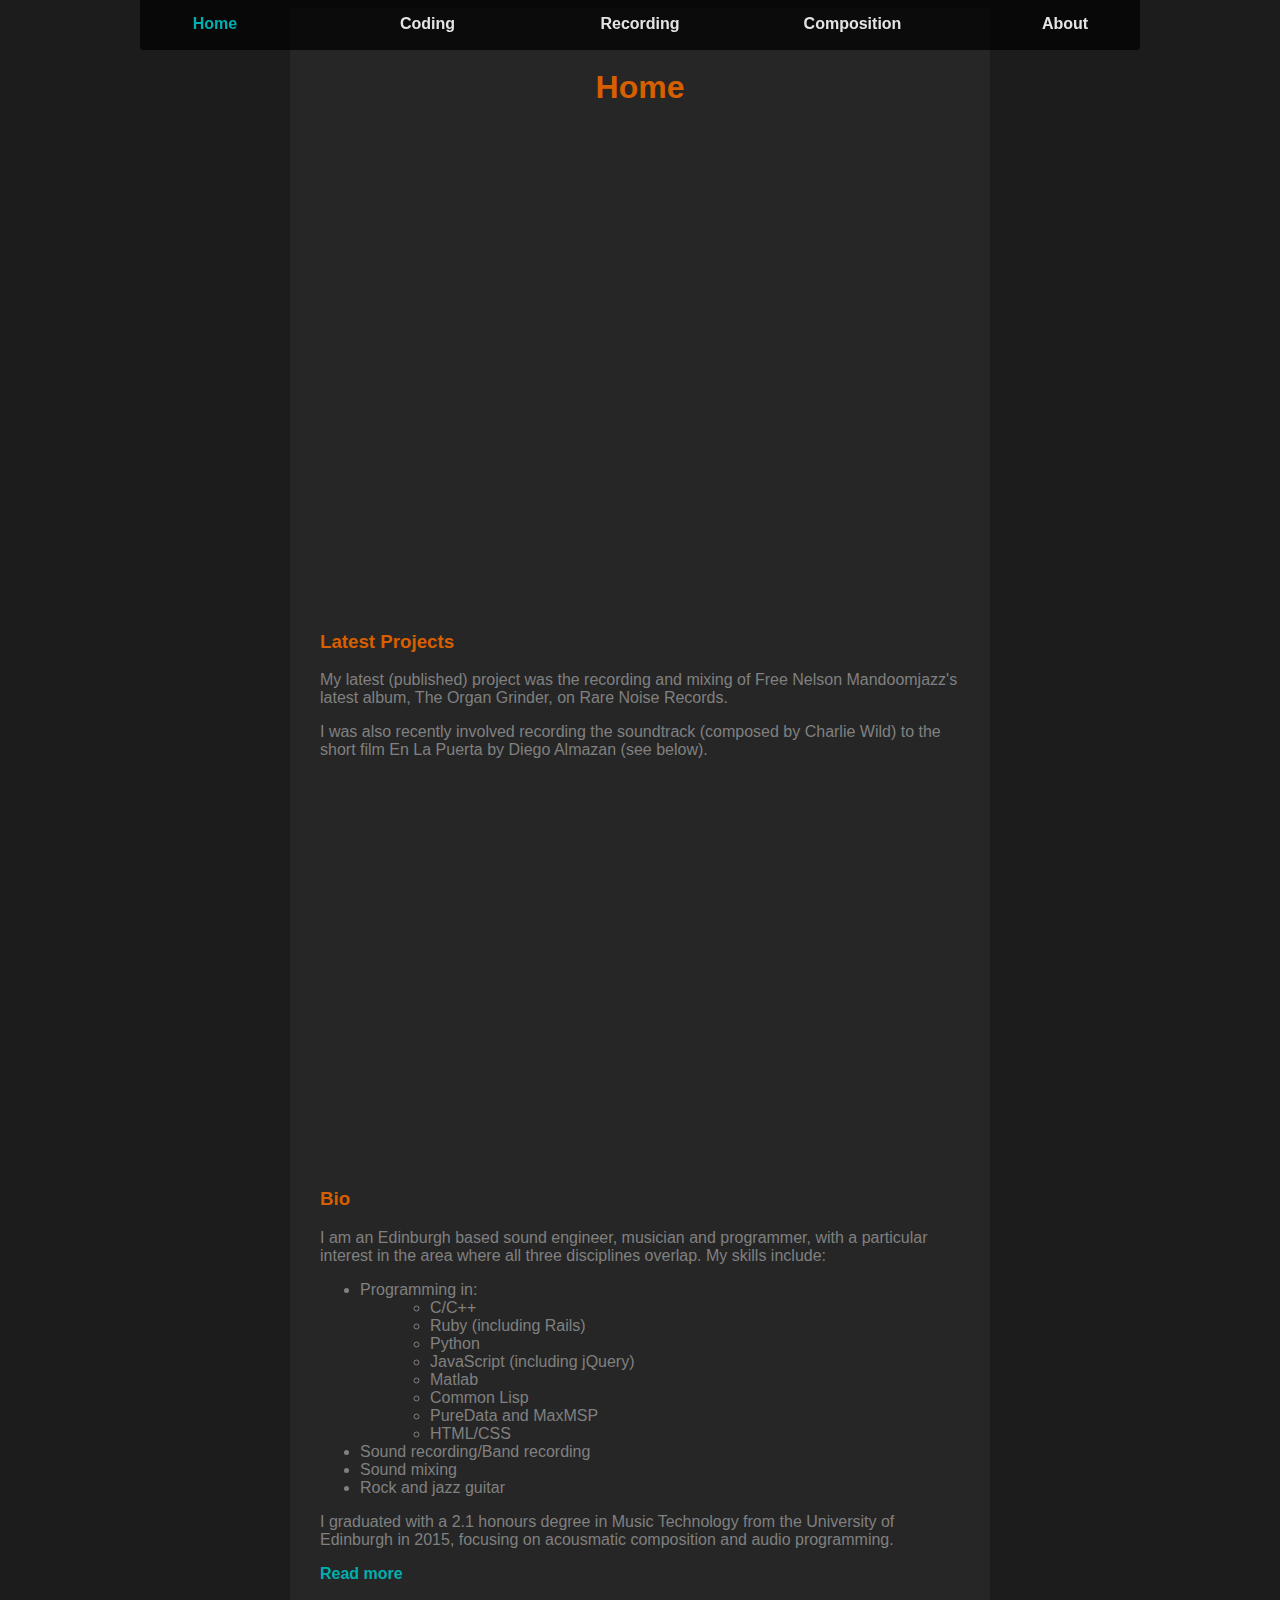
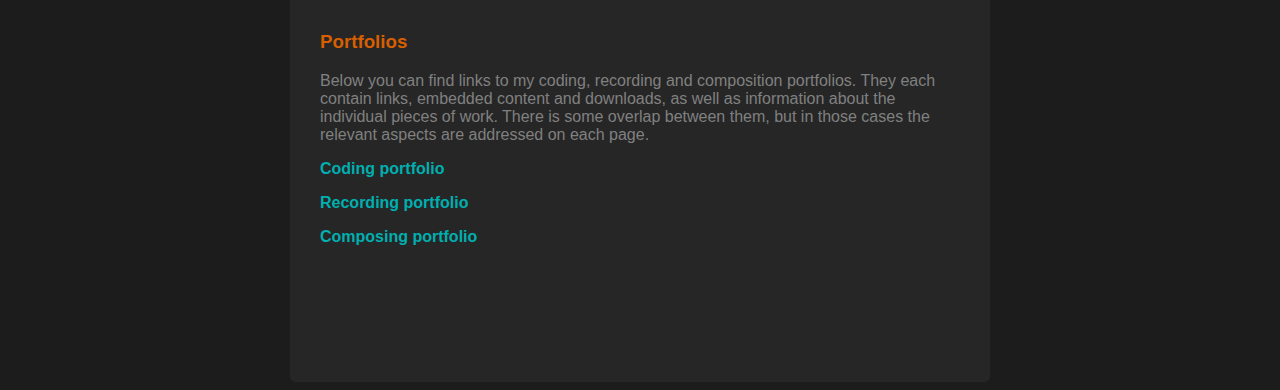
<file: index.html>
<!DOCTYPE html>
<html>
	<head>
		<meta charset="UTF-8">
		<title>Seamus Conacher | Home</title>
		<link type="text/css" rel="stylesheet" href="overallStyle.css"/>
	</head>
	<body>
		<div id="navBar">
		</div>
		<div id="links">
			<div class="link">
				<a href="index.html"><em>Home</em></a>
			</div>
			<div class="link">
				<a href="coding.html">Coding</a>
			</div>
			<div class="link">
				<a href="recording.html">Recording</a>
			</div>
			<div class="link">
				<a href="composing.html">Composition</a>
			</div>
			<div class="link">
				<a href="about.html">About</a>
			</div>
			<span class="stretch"></span>
		</div>
		<div id="content">
			<h1>Home</h1>

			<iframe width="100%" height="450" scrolling="no" frameborder="no" src="https://w.soundcloud.com/player/?url=https%3A//api.soundcloud.com/playlists/256671183&amp;color=60b0e0&amp;auto_play=false&amp;hide_related=false&amp;show_comments=true&amp;show_user=true&amp;show_reposts=false"></iframe>

			<h3>Latest Projects</h3>
			<p>My latest (published) project was the recording and mixing of Free Nelson Mandoomjazz's latest album, The Organ Grinder, on Rare Noise Records.</p>
			<p>I was also recently involved recording the soundtrack (composed by Charlie Wild) to the short film En La Puerta by Diego Almazan (see below).</p>

			<div id="video">
				<iframe src="https://player.vimeo.com/video/140599334" width="640" height="360" frameborder="0" webkitallowfullscreen mozallowfullscreen allowfullscreen></iframe>
			</div>

			<h3>Bio</h3>
			<p>I am an Edinburgh based sound engineer, musician and programmer, with a particular interest in the area where all three disciplines overlap. My skills include:</p>
			<ul>
				<li>
					Programming in:
					<ul>
						<li>
							C/C++
						</li>
						<li>
							Ruby (including Rails)
						</li>
						<li>
							Python
						</li>
						<li>
							JavaScript (including jQuery)
						</li>
						<li>
							Matlab
						</li>
						<li>
							Common Lisp
						</li>
						<li>
							PureData and MaxMSP
						</li>
						<li>
							HTML/CSS
						</li>
					</ul>
				</li>
				<li>
					Sound recording/Band recording
				</li>
				<li>
					Sound mixing
				</li>
				<li>
					Rock and jazz guitar
				</li>
			</ul>
			<p>I graduated with a 2.1 honours degree in Music Technology from the University of Edinburgh in 2015, focusing on acousmatic composition and audio programming.</p>
			<p><a href="about.html">Read more</a></p>

			<h3>Portfolios</h3>
			<p>Below you can find links to my coding, recording and composition portfolios. They each contain links, embedded content and downloads, as well as information about the individual pieces of work. There is some overlap between them, but in those cases the relevant aspects are addressed on each page.</p>
			<p><a href="coding.html">Coding portfolio</a></p>
			<p><a href="recording.html">Recording portfolio</a></p>
			<p><a href="composing.html">Composing portfolio</a></p>
		</div>
	</body>
</html>
</file>
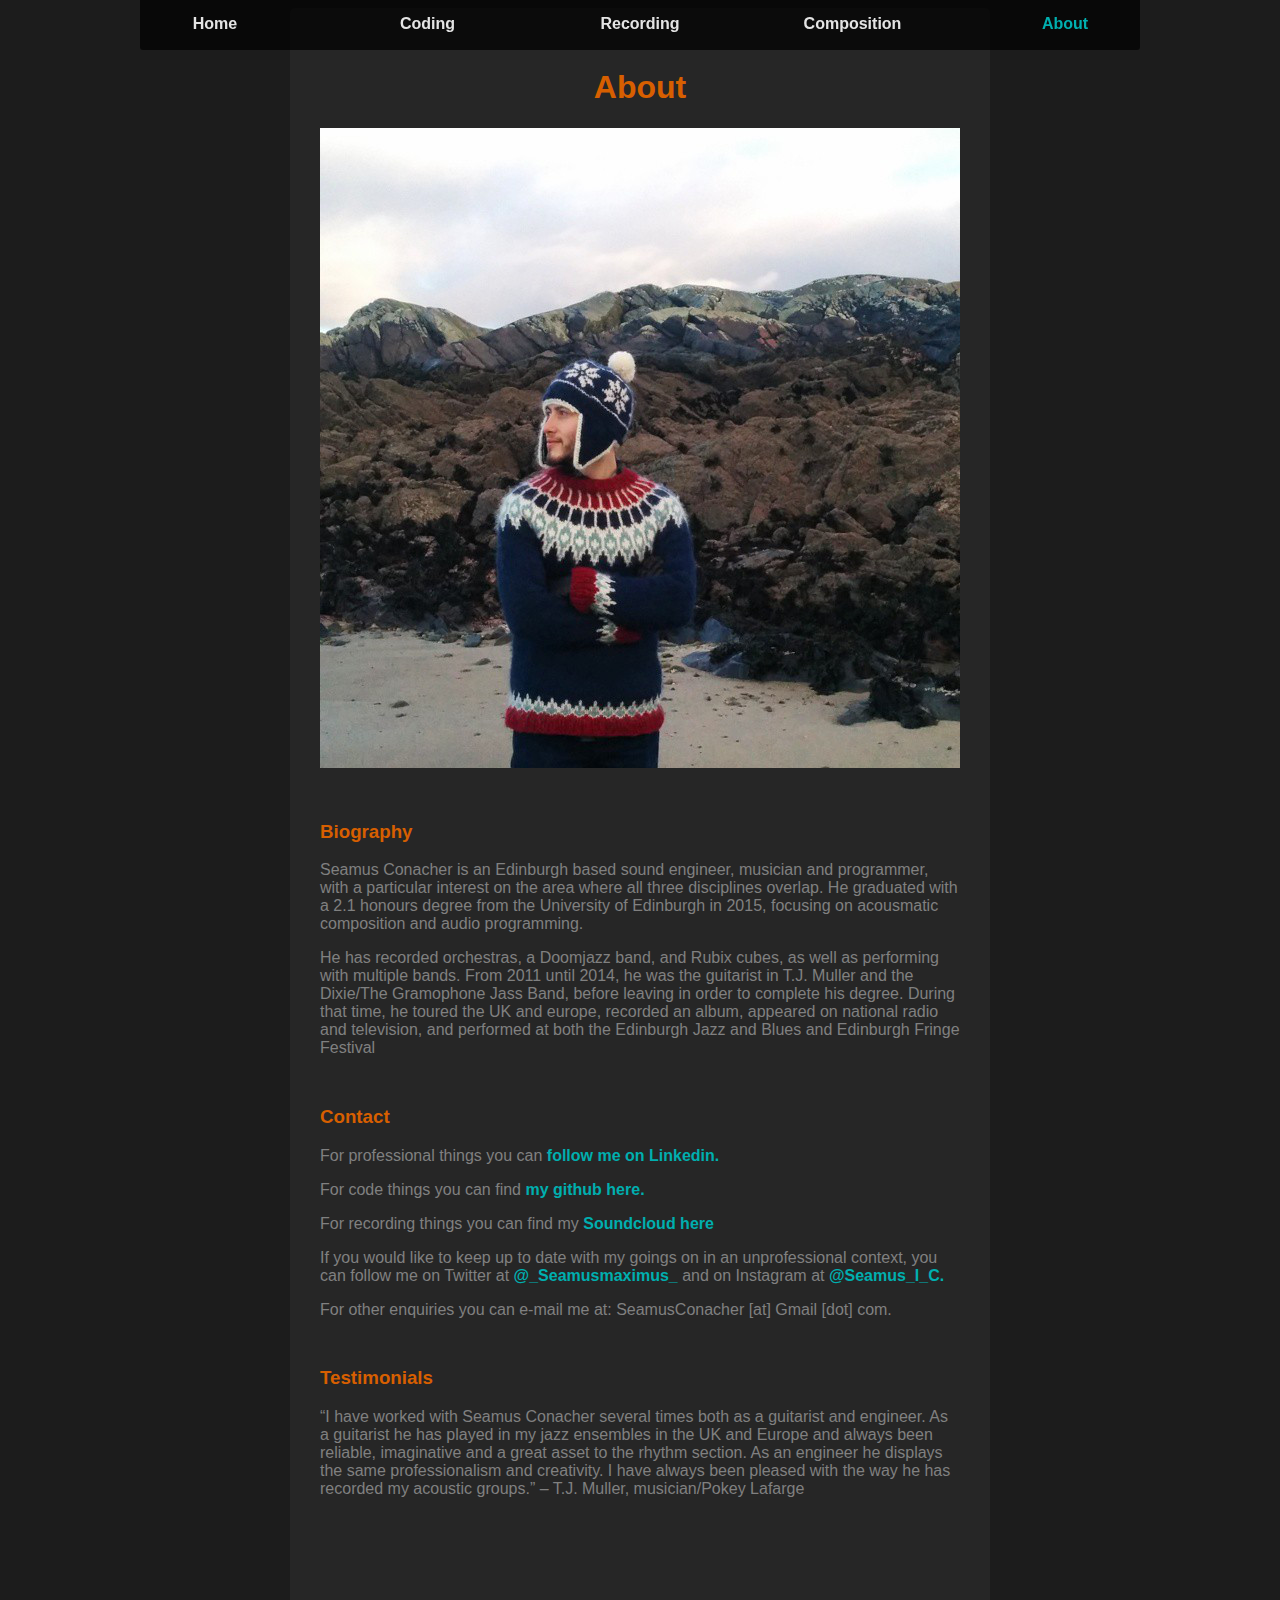
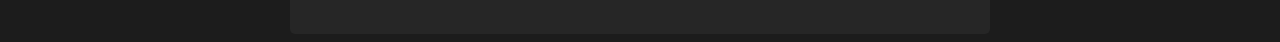
<file: about.html>
<!DOCTYPE html>
<html>
	<head>
		<meta charset="UTF-8">
		<title>Seamus Conacher | About</title>
		<link type="text/css" rel="stylesheet" href="overallStyle.css"/>
	</head>
	<body>
		<div id="navBar">
		</div>
		<div id="links">
			<div class="link">
				<a href="index.html">Home</a>
			</div>
			<div class="link">
				<a href="coding.html">Coding</a>
			</div>
			<div class="link">
				<a href="recording.html">Recording</a>
			</div>
			<div class="link">
				<a href="composing.html">Composition</a>
			</div>
			<div class="link">
				<a href="about.html"><em>About</em></a>
			</div>
			<span class="stretch"></span>
		</div>
		<div id="content">
			<h1>About</h1>

			<div id="aboutPicture">
				<img id="aboutTopPic" src="about-lookingLeft.jpg" alt="A person on a beach, wearing a jumper and looking to the left"/>
			</div>

			<h3>Biography</h3>
			<p>Seamus Conacher is an Edinburgh based sound engineer, musician and programmer, with a particular interest on the area where all three disciplines overlap. He graduated with a 2.1 honours degree from the University of Edinburgh in 2015, focusing on acousmatic composition and audio programming.</p>
			<p>He has recorded orchestras, a Doomjazz band, and Rubix cubes, as well as performing with multiple bands. From 2011 until 2014, he was the guitarist in T.J. Muller and the Dixie/The Gramophone Jass Band, before leaving in order to complete his degree. During that time, he toured the UK and europe, recorded an album, appeared on national radio and television, and performed at both the Edinburgh Jazz and Blues and Edinburgh Fringe Festival</p>

			<h3>Contact</h3>
			<p>For professional things you can <a href="https://uk.linkedin.com/pub/seamus-conacher/104/93/535" target="_parent">follow me on Linkedin.</a></p>
			<p>For code things you can find <a href="https://github.com/SeamusConacher" target="_parent">my github here.</a></p>
			<p>For recording things you can find my <a href="https://soundcloud.com/seamus-conacher" target="_parent">Soundcloud here</a></p>
			<p>If you would like to keep up to date with my goings on in an unprofessional context, you can follow me on Twitter at <a href="https://www.twitter.com/_Seamusmaximus_" target="_parent">@_Seamusmaximus_</a> and on Instagram at <a href="https://instagram.com/seamus_i_c" target="_parent">@Seamus_I_C.</a></p>
			<p>For other enquiries you can e-mail me at: SeamusConacher [at] Gmail [dot] com.</p>

			<h3>Testimonials</h3>
			<p>“I have worked with Seamus Conacher several times both as a guitarist and engineer. As a guitarist he has played in my jazz ensembles in the UK and Europe and always been reliable, imaginative and a great asset to the rhythm section. As an engineer he displays the same professionalism and creativity. I have always been pleased with the way he has recorded my acoustic groups.” –  T.J. Muller, musician/Pokey Lafarge</p>
		</div>
	</body>
</html>
</file>
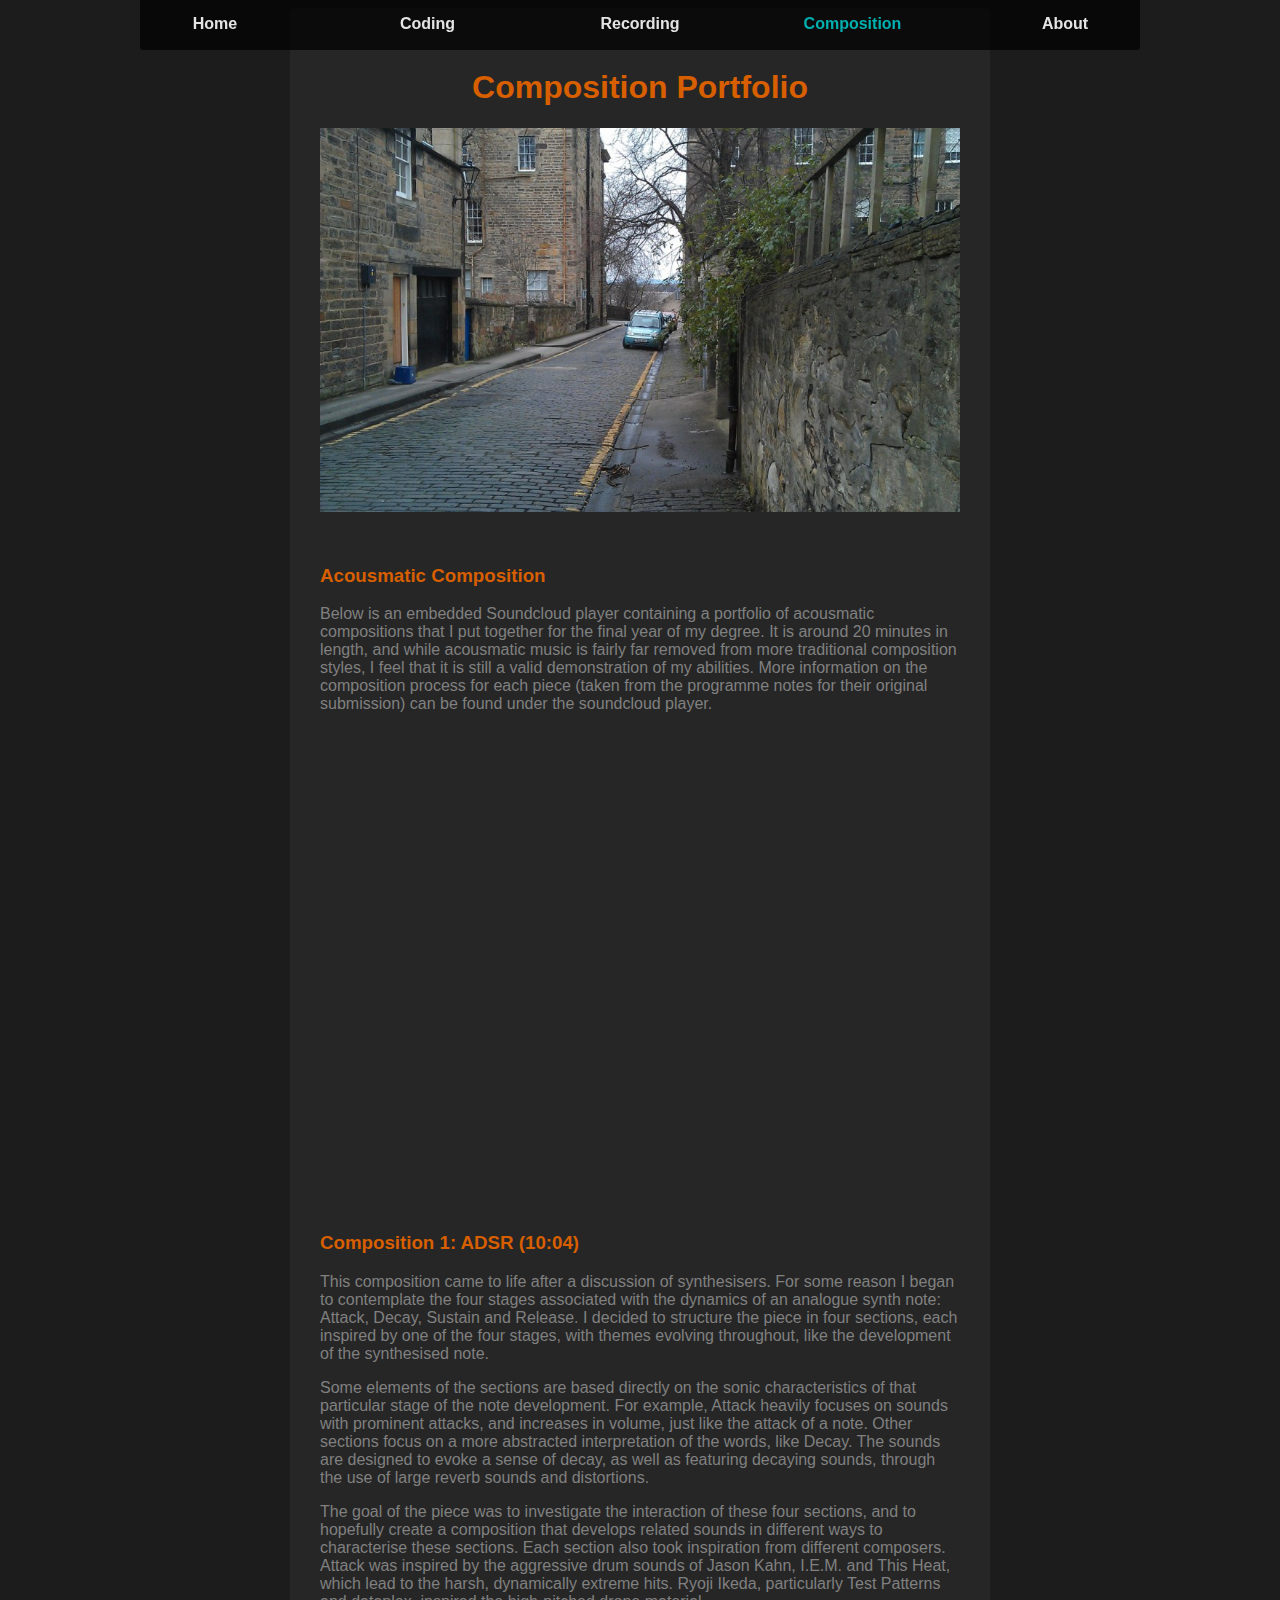
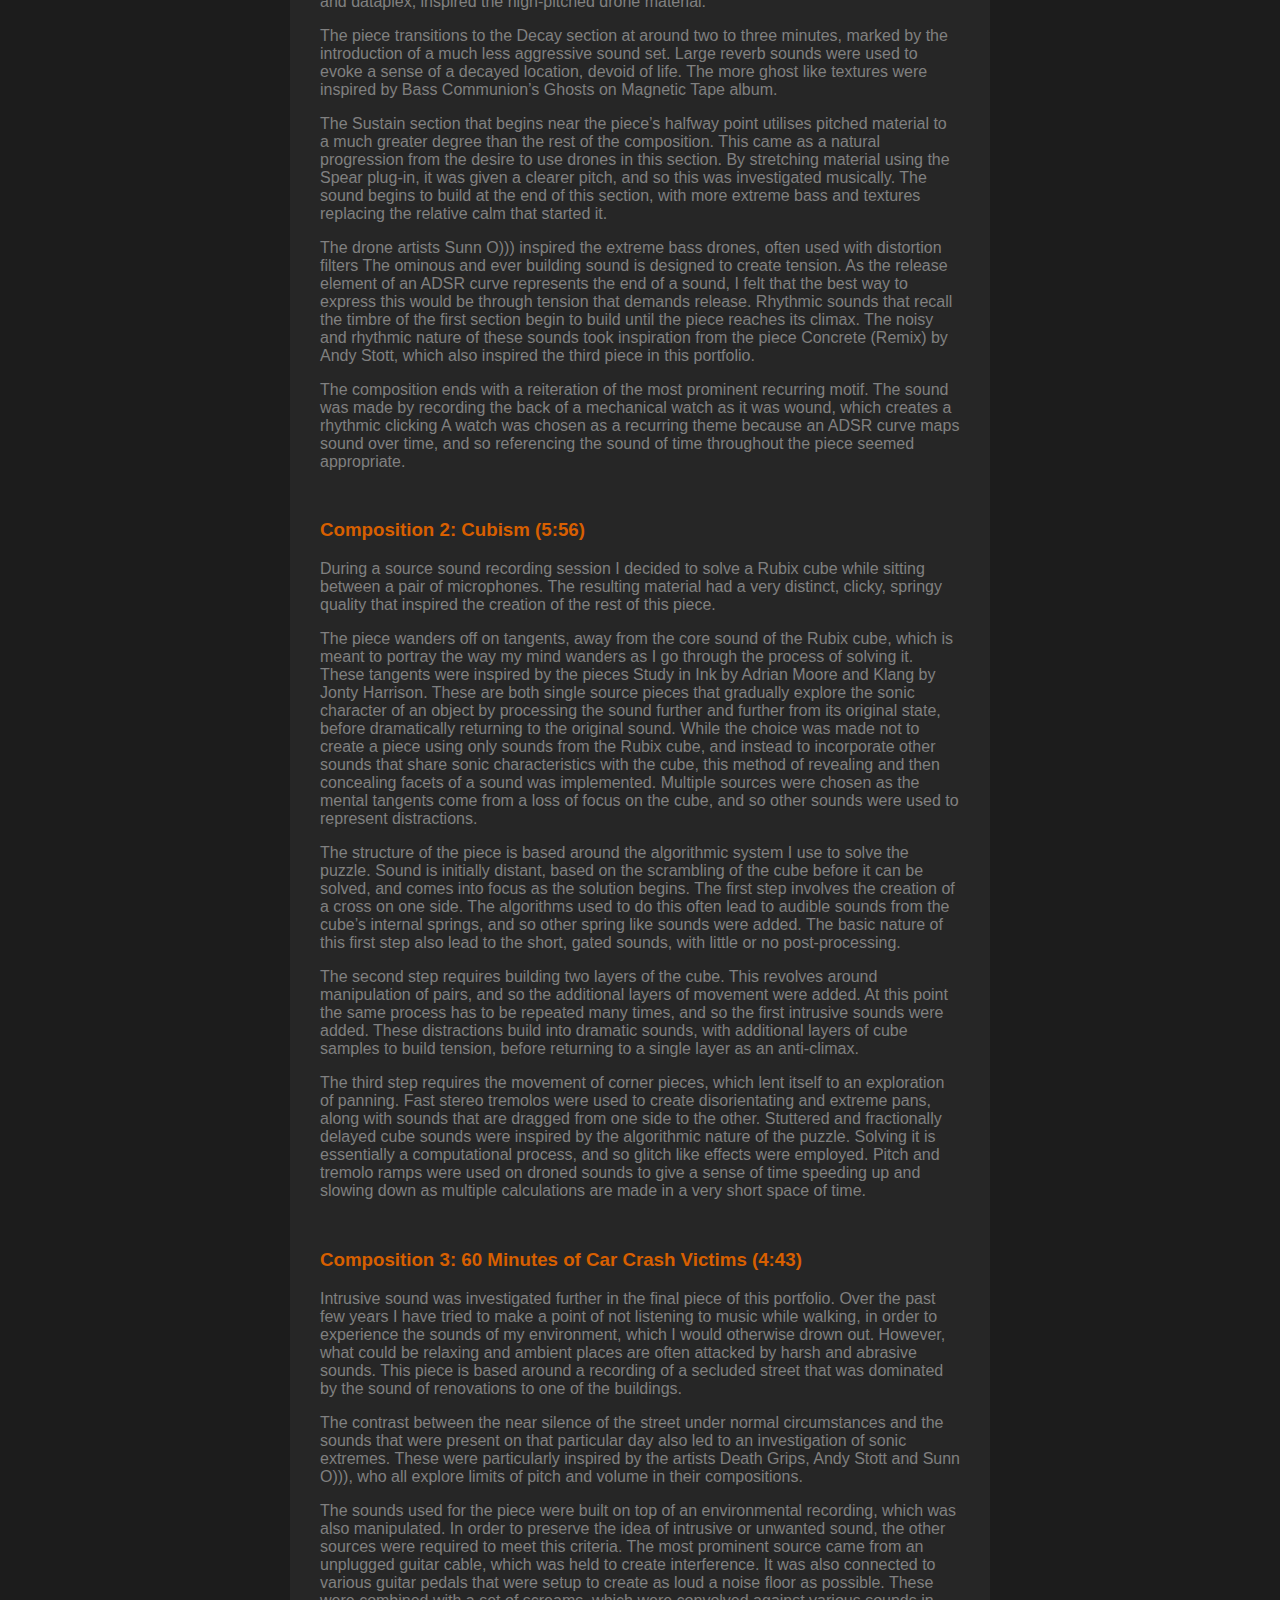
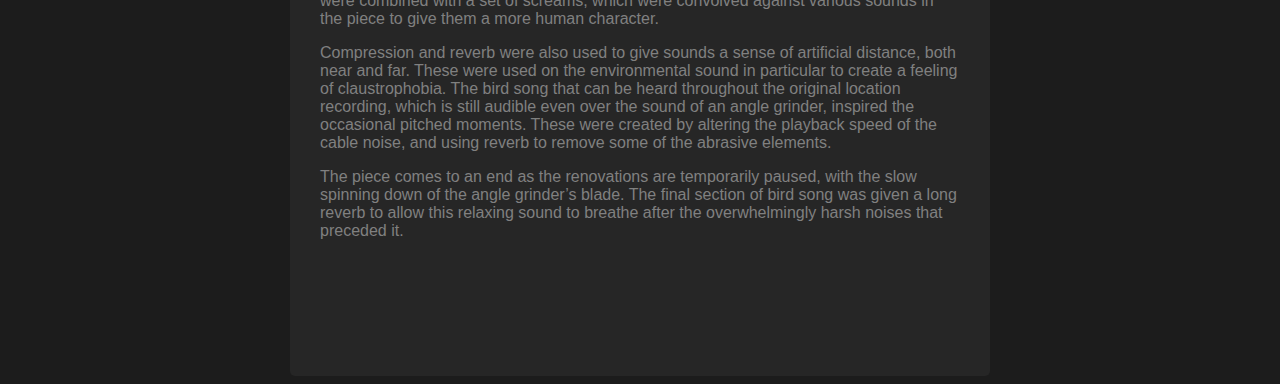
<file: composing.html>
<!DOCTYPE html>
<html>
	<head>
		<meta charset="UTF-8">
		<title>Seamus Conacher | Composing Portfolio</title>
		<link type="text/css" rel="stylesheet" href="overallStyle.css"/>
	</head>
	<body>
		<div id="navBar">
		</div>
		<div id="links">
			<div class="link">
				<a href="index.html">Home</a>
			</div>
			<div class="link">
				<a href="coding.html">Coding</a>
			</div>
			<div class="link">
				<a href="recording.html">Recording</a>
			</div>
			<div class="link">
				<a href="composing.html"><em>Composition</em></a>
			</div>
			<div class="link">
				<a href="about.html">About</a>
			</div>
			<span class="stretch"></span>
		</div>
		<div id="content">
			<h1>Composition Portfolio</h1>

			<div id="composingPicture">
				<img id="composingTopPic" src="composing-street.jpg" alt="A small cobblestone street in Edinburgh"/>
			</div>

			<h3>Acousmatic Composition</h3>
			<p>Below is an embedded Soundcloud player containing a portfolio of acousmatic compositions that I put together for the final year of my degree. It is around 20 minutes in length, and while acousmatic music is fairly far removed from more traditional composition styles, I feel that it is still a valid demonstration of my abilities. More information on the composition process for each piece (taken from the programme notes for their original submission) can be found under the soundcloud player.</p>
			<iframe width="100%" height="450" scrolling="no" frameborder="no" src="https://w.soundcloud.com/player/?url=https%3A//api.soundcloud.com/playlists/100706404&amp;color=60b0e0&amp;auto_play=false&amp;hide_related=false&amp;show_comments=true&amp;show_user=true&amp;show_reposts=false"></iframe>

			<h3>Composition 1: ADSR (10:04)</h3>
			<p>This composition came to life after a discussion of synthesisers. For some reason I began to contemplate the four stages associated with the dynamics of an analogue synth note: Attack, Decay, Sustain and Release. I decided to structure the piece in four sections, each inspired by one of the four stages, with themes evolving throughout, like the development of the synthesised note.</p>
			<p>Some elements of the sections are based directly on the sonic characteristics of that particular stage of the note development. For example, Attack heavily focuses on sounds with prominent attacks, and increases in volume, just like the attack of a note. Other sections focus on a more abstracted interpretation of the words, like Decay. The sounds are designed to evoke a sense of decay, as well as featuring decaying sounds, through the use of large reverb sounds and distortions.</p>
			<p>The goal of the piece was to investigate the interaction of these four sections, and to hopefully create a composition that develops related sounds in different ways to characterise these sections. Each section also took inspiration from different composers. Attack was inspired by the aggressive drum sounds of Jason Kahn, I.E.M. and This  Heat, which lead to the harsh, dynamically extreme hits. Ryoji Ikeda, particularly Test Patterns and dataplex, inspired the high-­pitched drone material.</p>
			<p>The piece transitions to the Decay section at around two to three minutes, marked by the introduction of a much less aggressive sound set. Large  reverb sounds were used to evoke a sense of a decayed location, devoid of life. The more ghost like textures were inspired by Bass Communion’s Ghosts on Magnetic Tape album.</p>
			<p>The Sustain section that begins near the piece’s halfway point utilises pitched material to a much greater degree than the rest of the composition. This came as a natural progression from the desire to use drones in this section. By stretching material using the Spear plug-in, it was given a clearer pitch, and so this was investigated musically. The sound begins to build at the end of this section, with more extreme bass and textures replacing the relative calm that started it.</p>
			<p>The drone artists Sunn O))) inspired the extreme bass drones, often used with distortion filters The ominous and ever building sound is designed to create tension. As the release element of an ADSR curve represents the end of a sound, I felt that the best way to express this would be through tension that demands release. Rhythmic sounds that recall the timbre of the first section begin to build until the piece reaches its climax. The noisy and rhythmic nature of these sounds took inspiration from the piece Concrete (Remix) by Andy Stott, which also inspired the third piece in this portfolio.</p>
			<p>The composition ends with a reiteration of the most prominent recurring motif. The sound was made by recording the back of a mechanical watch as it was wound, which creates a rhythmic clicking A watch was chosen as a recurring theme because an ADSR curve maps sound over time, and so referencing the sound of time throughout the piece seemed appropriate.</p>

			<h3>Composition 2: Cubism (5:56)</h3>
			<p>During a source sound recording session I decided to solve a Rubix cube while sitting between a pair of microphones. The resulting material had a very  distinct, clicky, springy quality that inspired the creation of the rest of this piece.</p>
			<p>The piece wanders off on tangents, away from the core sound of the Rubix cube, which is meant to portray the way my mind wanders as I go through the process of solving it. These tangents were inspired by the pieces Study in Ink by Adrian Moore and Klang by Jonty Harrison. These are both single source pieces that gradually explore the sonic character of an object by processing the sound further and further from its original state, before dramatically returning to the original sound. While the choice was made not to create a piece using only sounds from the Rubix cube, and instead to incorporate other sounds that share sonic characteristics with the cube, this method of revealing and then concealing facets of a sound was implemented. Multiple sources were chosen as the mental tangents come from a loss of focus on the cube, and so other sounds were used to represent  distractions.</p>
			<p>The structure of the piece is based around the algorithmic system I use to solve the puzzle. Sound is initially distant, based on the scrambling of the cube before it can be solved, and comes into focus as the solution begins.  The first step involves the creation of a cross on one side. The algorithms used to do this often lead to audible sounds from the cube’s internal springs, and so other spring like sounds were added. The basic nature of this first step also lead to the short, gated  sounds, with little or no post-processing.</p>
			<p>The second step requires building two layers of the cube. This revolves around manipulation of pairs, and so the additional layers of movement were added. At this point the same process has to be repeated many times, and so the first intrusive sounds were added. These distractions build into dramatic sounds, with additional layers of cube samples to build tension, before returning to a single layer as an anti-climax.</p>
			<p>The third step requires the movement of corner pieces, which lent itself to an exploration of panning. Fast stereo tremolos were used to create disorientating and extreme pans, along with sounds that are dragged from one side to the other. Stuttered and fractionally delayed cube sounds were inspired by the algorithmic nature of the puzzle. Solving it is essentially a computational process, and so glitch like effects were employed. Pitch and tremolo ramps were used on droned sounds to give a sense of time speeding up and slowing down as multiple calculations are made in a very short space of time.</p>

			<h3>Composition 3: 60 Minutes of Car Crash Victims (4:43)</h3>
			<p>Intrusive sound was investigated further in the final piece of this portfolio. Over the past few years I have tried to make a point of not listening to music  while walking, in order to experience the sounds of my environment, which I would otherwise drown out. However, what could be relaxing and ambient places are often attacked by harsh and abrasive sounds. This piece is based around a recording of a secluded street that was dominated by the sound of renovations to one of the buildings.</p>
			<p>The contrast between the near silence of the street under normal circumstances and the sounds that were present on that particular day also led to an investigation of sonic extremes. These were particularly inspired by the artists Death Grips, Andy Stott and Sunn O))), who all explore limits of pitch and volume in their compositions.</p>
			<p>The sounds used for the piece were built on top of an environmental recording, which was also manipulated. In order to preserve the idea of intrusive or unwanted sound, the other sources were required to meet this criteria. The most prominent source came from an unplugged guitar cable, which was held to create interference. It was also connected to various guitar pedals that were setup to create as loud a noise floor as possible. These were combined with a set of screams, which were convolved against various sounds in the piece to give them a more human character.</p>
			<p>Compression and reverb were also used to give sounds a sense of artificial distance, both near and far. These were used on the environmental sound in particular to create a feeling of claustrophobia. The bird song that can be heard throughout the original location recording, which is still audible even over the sound of an angle grinder, inspired the occasional pitched moments. These were created by altering the playback speed of the cable noise, and using reverb to remove some of the abrasive elements.</p>
			<p>The piece comes to an end as the renovations are temporarily paused, with the slow spinning down of the angle grinder’s blade. The final section of bird song was given a long reverb to allow this relaxing sound to breathe after the overwhelmingly harsh noises that preceded it.</p>
		</div>
	</body>
</html>
</file>
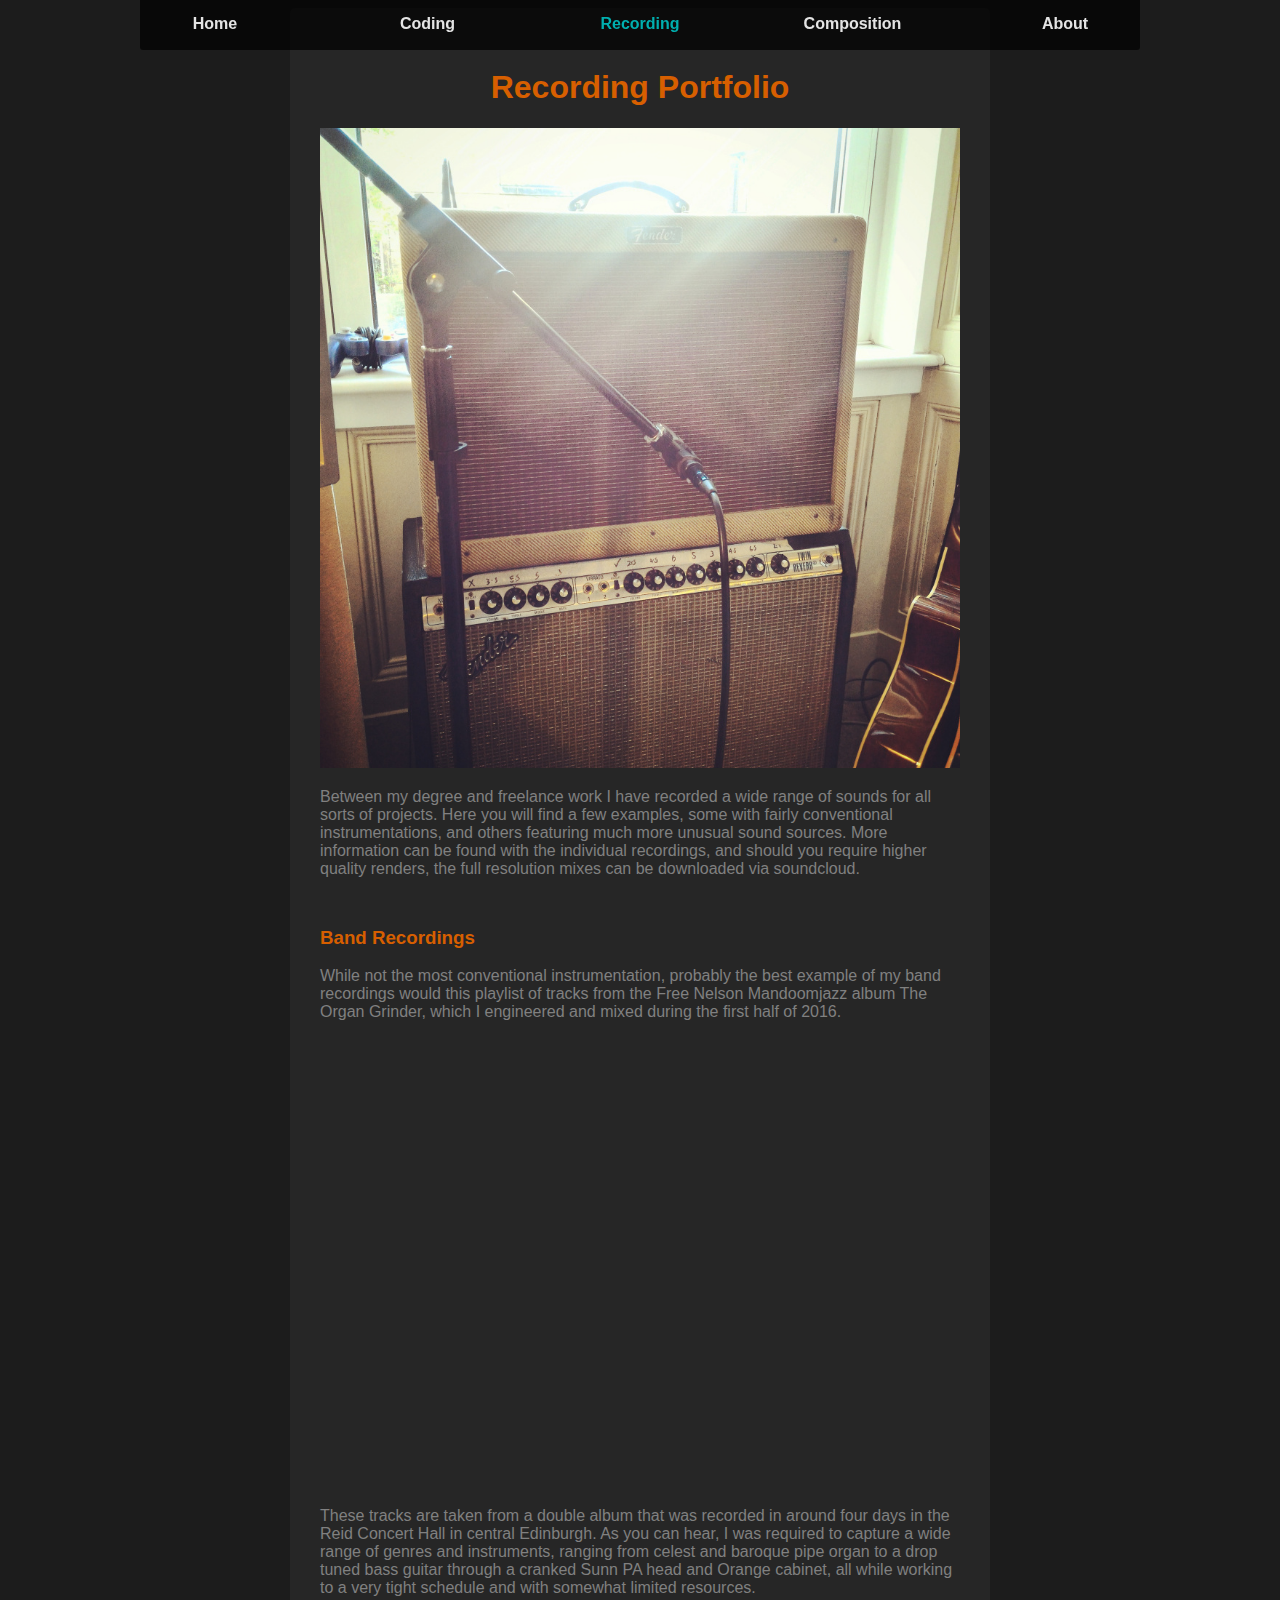
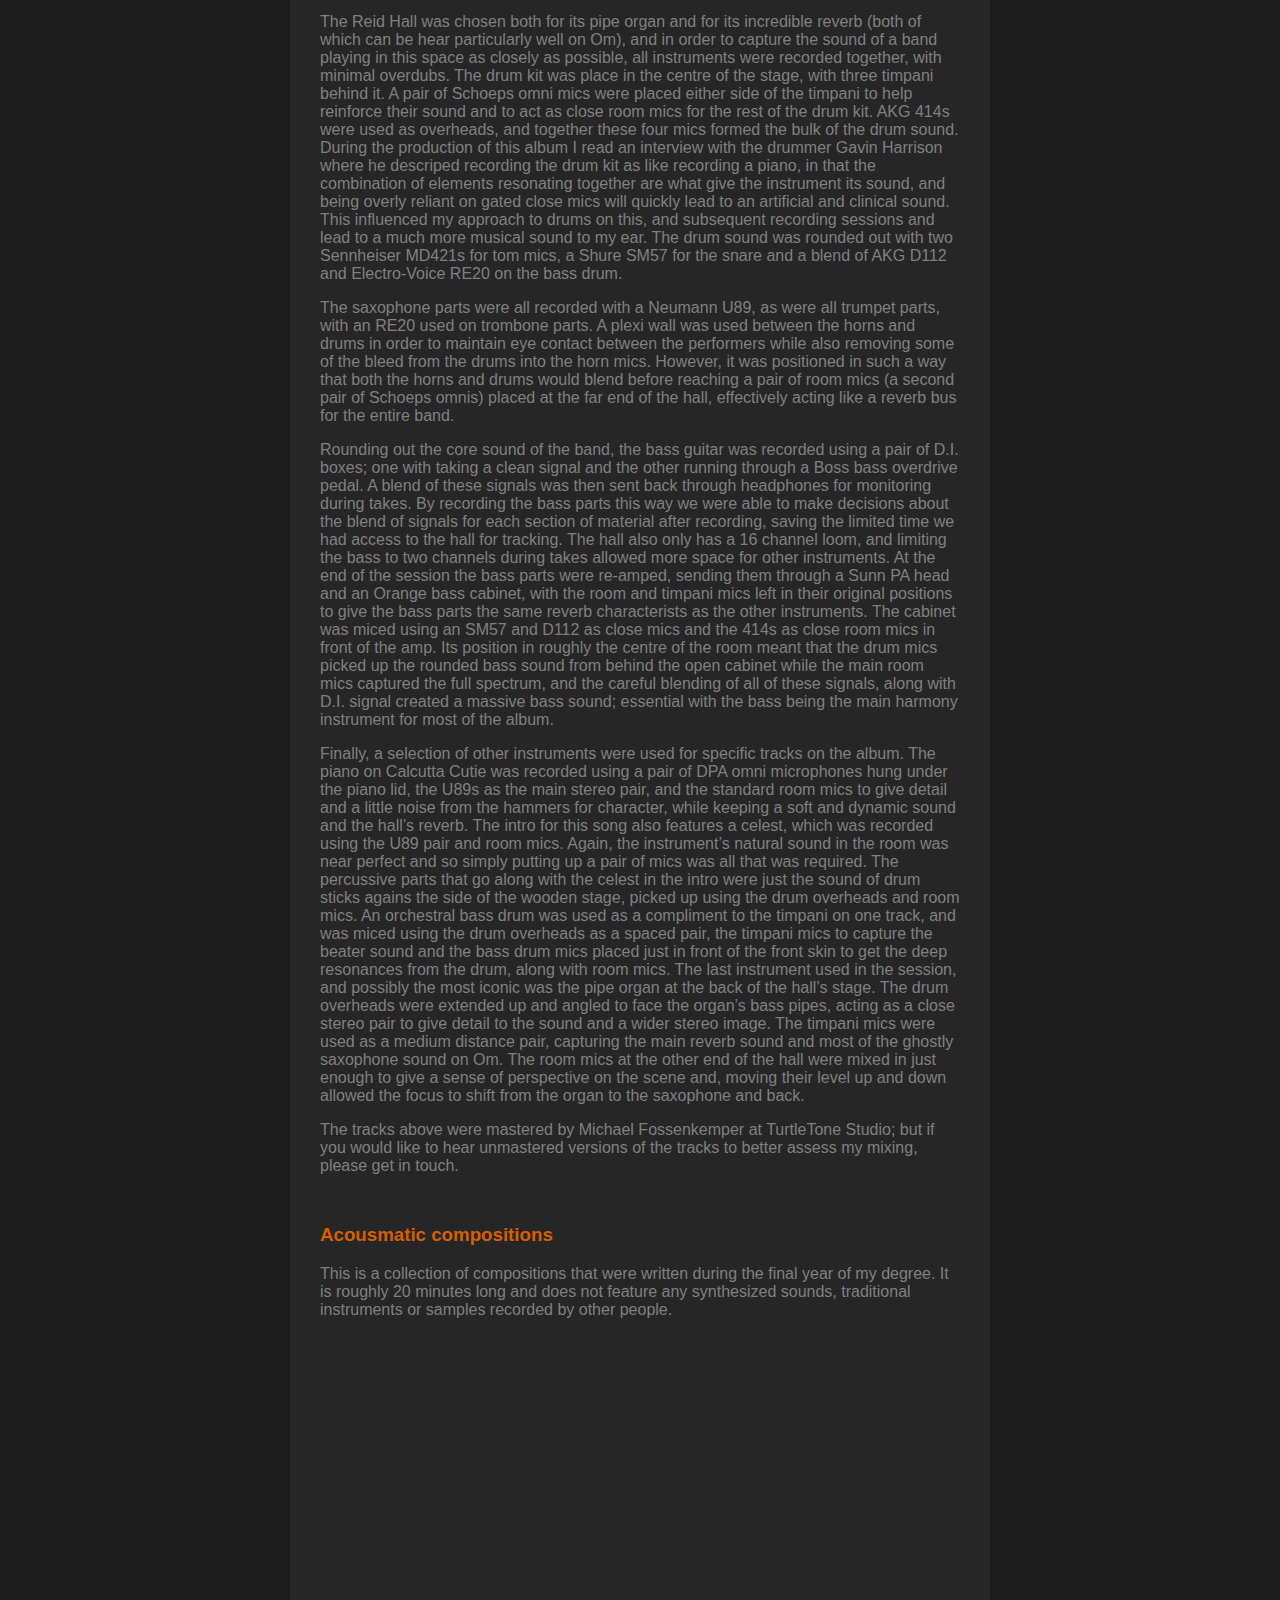
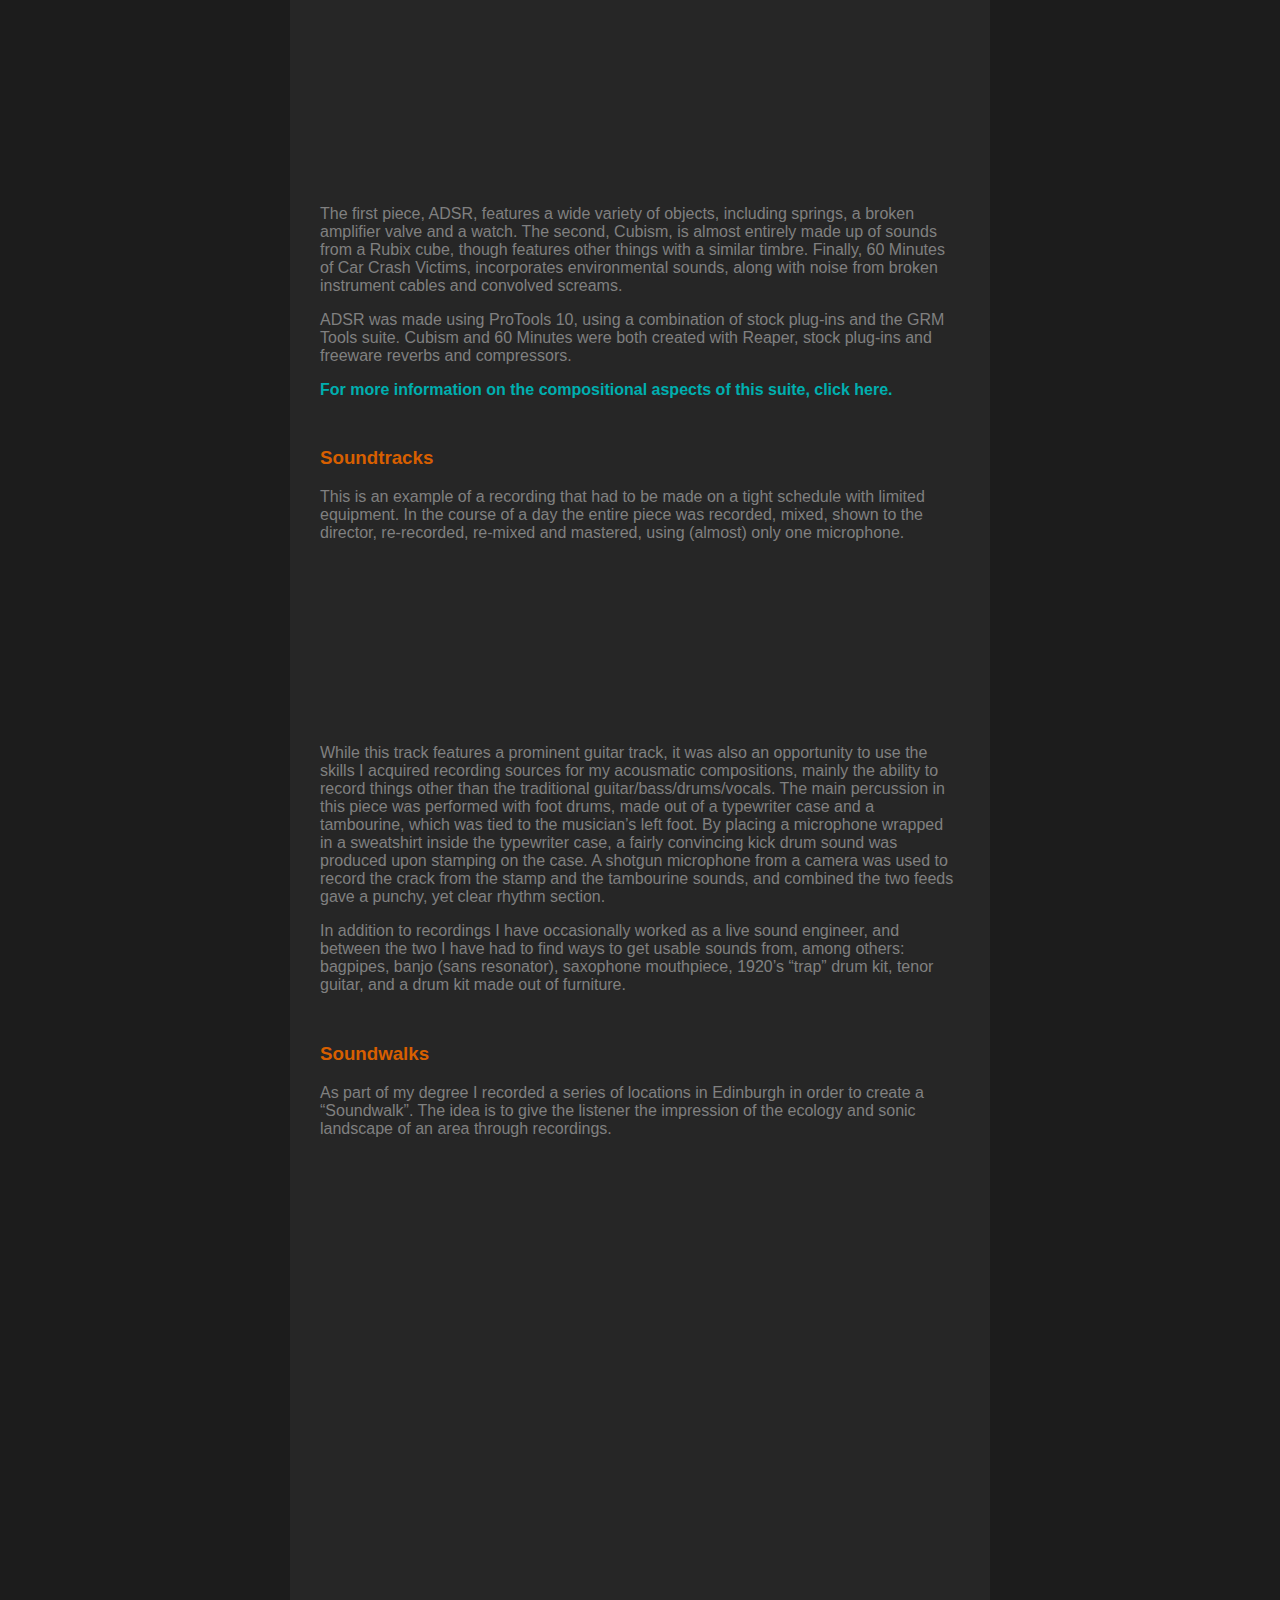
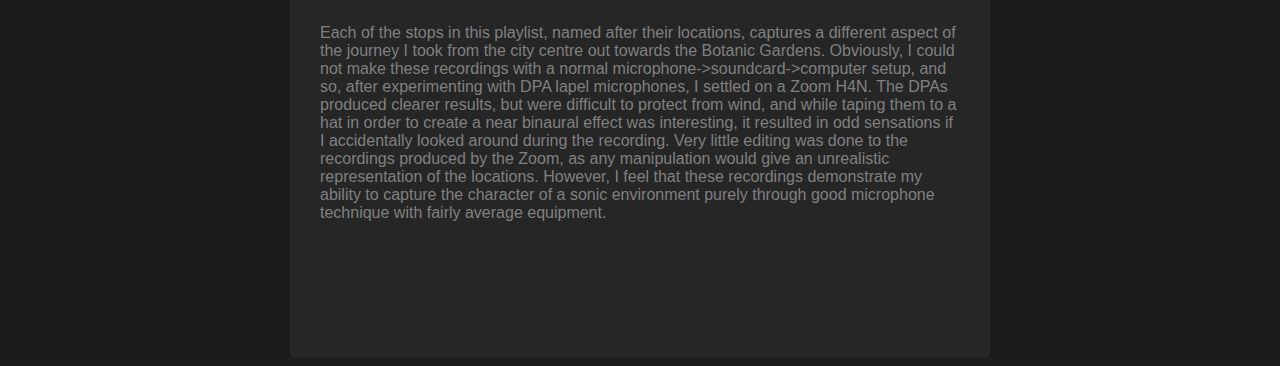
<file: recording.html>
<!DOCTYPE html>
<html>
	<head>
		<meta charset="UTF-8">
		<title>Seamus Conacher | Recording Portfolio</title>
		<link type="text/css" rel="stylesheet" href="overallStyle.css"/>
	</head>
	<body>
		<div id="navBar">
		</div>
		<div id="links">
			<div class="link">
				<a href="index.html">Home</a>
			</div>
			<div class="link">
				<a href="coding.html">Coding</a>
			</div>
			<div class="link">
				<a href="recording.html"><em>Recording</em></a>
			</div>
			<div class="link">
				<a href="composing.html">Composition</a>
			</div>
			<div class="link">
				<a href="about.html">About</a>
			</div>
			<span class="stretch"></span>
		</div>
		<div id="content">
			<h1>Recording Portfolio</h1>

			<div id="recordingPicture">
				<img id="recordingTopPic" src="recording-amp.jpg" alt="An amplifier with a microphone"/>
			</div>

			<p>Between my degree and freelance work I have recorded a wide range of sounds for all sorts of projects. Here you will find a few examples, some with fairly conventional instrumentations, and others featuring much more unusual sound sources. More information can be found with the individual recordings, and should you require higher quality renders, the full resolution mixes can be downloaded via soundcloud.</p>

			<h3>Band Recordings</h3>
			<p>While not the most conventional instrumentation, probably the best example of my band recordings would this playlist of tracks from the Free Nelson Mandoomjazz album The Organ Grinder, which I engineered and mixed during the first half of 2016.</p>
			<iframe width="100%" height="450" scrolling="no" frameborder="no" src="https://w.soundcloud.com/player/?url=https%3A//api.soundcloud.com/playlists/256671183&amp;color=60b0e0&amp;auto_play=false&amp;hide_related=false&amp;show_comments=true&amp;show_user=true&amp;show_reposts=false"></iframe>
			<p>These tracks are taken from a double album that was recorded in around four days in the Reid Concert Hall in central Edinburgh. As you can hear, I was required to capture a wide range of genres and instruments, ranging from celest and baroque pipe organ to a drop tuned bass guitar through a cranked Sunn PA head and Orange cabinet, all while working to a very tight schedule and with somewhat limited resources.</p>
			<p>The Reid Hall was chosen both for its pipe organ and for its incredible reverb (both of which can be hear particularly well on Om), and in order to capture the sound of a band playing in this space as closely as possible, all instruments were recorded together, with minimal overdubs. The drum kit was place in the centre of the stage, with three timpani behind it. A pair of Schoeps omni mics were placed either side of the timpani to help reinforce their sound and to act as close room mics for the rest of the drum kit. AKG 414s were used as overheads, and together these four mics formed the bulk of the drum sound. During the production of this album I read an interview with the drummer Gavin Harrison where he descriped recording the drum kit as like recording a piano, in that the combination of elements resonating together are what give the instrument its sound, and being overly reliant on gated close mics will quickly lead to an artificial and clinical sound. This influenced my approach to drums on this, and subsequent recording sessions and lead to a much more musical sound to my ear. The drum sound was rounded out with two Sennheiser MD421s for tom mics, a Shure SM57 for the snare and a blend of AKG D112 and Electro-Voice RE20 on the bass drum.</p>
			<p>The saxophone parts were all recorded with a Neumann U89, as were all trumpet parts, with an RE20 used on trombone parts. A plexi wall was used between the horns and drums in order to maintain eye contact between the performers while also removing some of the bleed from the drums into the horn mics. However, it was positioned in such a way that both the horns and drums would blend before reaching a pair of room mics (a second pair of Schoeps omnis) placed at the far end of the hall, effectively acting like a reverb bus for the entire band.</p>
			<p>Rounding out the core sound of the band, the bass guitar was recorded using a pair of D.I. boxes; one with taking a clean signal and the other running through a Boss bass overdrive pedal. A blend of these signals was then sent back through headphones for monitoring during takes. By recording the bass parts this way we were able to make decisions about the blend of signals for each section of material after recording, saving the limited time we had access to the hall for tracking. The hall also only has a 16 channel loom, and limiting the bass to two channels during takes allowed more space for other instruments. At the end of the session the bass parts were re-amped, sending them through a Sunn PA head and an Orange bass cabinet, with the room and timpani mics left in their original positions to give the bass parts the same reverb characterists as the other instruments. The cabinet was miced using an SM57 and D112 as close mics and the 414s as close room mics in front of the amp. Its position in roughly the centre of the room meant that the drum mics picked up the rounded bass sound from behind the open cabinet while the main room mics captured the full spectrum, and the careful blending of all of these signals, along with D.I. signal created a massive bass sound; essential with the bass being the main harmony instrument for most of the album.</p>
			<p>Finally, a selection of other instruments were used for specific tracks on the album. The piano on Calcutta Cutie was recorded using a pair of DPA omni microphones hung under the piano lid, the U89s as the main stereo pair, and the standard room mics to give detail and a little noise from the hammers for character, while keeping a soft and dynamic sound and the hall’s reverb. The intro for this song also features a celest, which was recorded using the U89 pair and room mics. Again, the instrument’s natural sound in the room was near perfect and so simply putting up a pair of mics was all that was required. The percussive parts that go along with the celest in the intro were just the sound of drum sticks agains the side of the wooden stage, picked up using the drum overheads and room mics. An orchestral bass drum was used as a compliment to the timpani on one track, and was miced using the drum overheads as a spaced pair, the timpani mics to capture the beater sound and the bass drum mics placed just in front of the front skin to get the deep resonances from the drum, along with room mics. The last instrument used in the session, and possibly the most iconic was the pipe organ at the back of the hall’s stage. The drum overheads were extended up and angled to face the organ’s bass pipes, acting as a close stereo pair to give detail to the sound and a wider stereo image. The timpani mics were used as a medium distance pair, capturing the main reverb sound and most of the ghostly saxophone sound on Om. The room mics at the other end of the hall were mixed in just enough to give a sense of perspective on the scene and, moving their level up and down allowed the focus to shift from the organ to the saxophone and back.</p>
			<p>The tracks above were mastered by Michael Fossenkemper at TurtleTone Studio; but if you would like to hear unmastered versions of the tracks to better assess my mixing, please get in touch.</p>

			<h3>Acousmatic compositions</h3>
			<p>This is a collection of compositions that were written during the final year of my degree. It is roughly 20 minutes long and does not feature any synthesized sounds, traditional instruments or samples recorded by other people.</p>
			<iframe width="100%" height="450" scrolling="no" frameborder="no" src="https://w.soundcloud.com/player/?url=https%3A//api.soundcloud.com/playlists/100706404&amp;color=60b0e0&amp;auto_play=false&amp;hide_related=false&amp;show_comments=true&amp;show_user=true&amp;show_reposts=false"></iframe>
			<p>The first piece, ADSR, features a wide variety of objects, including springs, a broken amplifier valve and a watch. The second, Cubism, is almost entirely made up of sounds from a Rubix cube, though features other things with a similar timbre. Finally, 60 Minutes of Car Crash Victims, incorporates environmental sounds, along with noise from broken instrument cables and convolved screams.</p>
			<p>ADSR was made using ProTools 10, using a combination of stock plug-ins and the GRM Tools suite. Cubism and 60 Minutes were both created with Reaper, stock plug-ins and freeware reverbs and compressors.</p>
			<p><a href="composing.html">For more information on the compositional aspects of this suite, click here.</a></p>

			<h3>Soundtracks</h3>
			<p>This is an example of a recording that had to be made on a tight schedule with limited equipment. In the course of a day the entire piece was recorded, mixed, shown to the director, re-recorded, re-mixed and mastered, using (almost) only one microphone.</p>
			<iframe width="100%" height="166" scrolling="no" frameborder="no" src="https://w.soundcloud.com/player/?url=https%3A//api.soundcloud.com/tracks/228064252&amp;color=60b0e0&amp;auto_play=false&amp;hide_related=false&amp;show_comments=true&amp;show_user=true&amp;show_reposts=false"></iframe>
			<p>While this track features a prominent guitar track, it was also an opportunity to use the skills I acquired recording sources for my acousmatic compositions, mainly the ability to record things other than the traditional guitar/bass/drums/vocals. The main percussion in this piece was performed with foot drums, made out of a typewriter case and a tambourine, which was tied to the musician’s left foot. By placing a microphone wrapped in a sweatshirt inside the typewriter case, a fairly convincing kick drum sound was produced upon stamping on the case. A shotgun microphone from a camera was used to record the crack from the stamp and the tambourine sounds, and combined the two feeds gave a punchy, yet clear rhythm section.</p>
			<p>In addition to recordings I have occasionally worked as a live sound engineer, and between the two I have had to find ways to get usable sounds from, among others: bagpipes, banjo (sans resonator), saxophone mouthpiece, 1920’s “trap” drum kit, tenor guitar, and a drum kit made out of furniture.</p>

			<h3>Soundwalks</h3>
			<p>As part of my degree I recorded a series of locations in Edinburgh in order to create a “Soundwalk”. The idea is to give the listener the impression of the ecology and sonic landscape of an area through recordings.</p>
			<iframe width="100%" height="450" scrolling="no" frameborder="no" src="https://w.soundcloud.com/player/?url=https%3A//api.soundcloud.com/playlists/25626614&amp;color=60b0e0&amp;auto_play=false&amp;hide_related=false&amp;show_comments=true&amp;show_user=true&amp;show_reposts=false"></iframe>
			<p>Each of the stops in this playlist, named after their locations, captures a different aspect of the journey I took from the city centre out towards the Botanic Gardens. Obviously, I could not make these recordings with a normal microphone->soundcard->computer setup, and so, after experimenting with DPA lapel microphones, I settled on a Zoom H4N. The DPAs produced clearer results, but were difficult to protect from wind, and while taping them to a hat in order to create a near binaural effect was interesting, it resulted in odd sensations if I accidentally looked around during the recording. Very little editing was done to the recordings produced by the Zoom, as any manipulation would give an unrealistic representation of the locations. However, I feel that these recordings demonstrate my ability to capture the character of a sonic environment purely through good microphone technique with fairly average equipment.</p>
		</div>
	</body>
</html>
</file>
<file: overallStyle.css>
body {
	font-family: Helvetica, Arial, Sans-Serif;
	color: #808080;
	background-color: #1c1c1c;
}

p {
	padding-left: 30px;
	padding-right: 30px;
}

ul {
	padding-left: 70px;
	padding-right: 70px;
}

em {
	font-style: normal;
	color: #00afaf;
}

a {
	font-weight: 600;
	text-decoration: none;
	color: #00afaf;
}

a:hover {
	color: #5f5faf;
}

h1 {
	text-align: center;
	padding-top: 10px;
	color: #d75f00;
}

h3 {
	padding-top: 30px;
	padding-left: 30px;
	color: #d75f00;
}

#navBar {
	position: fixed;
	max-width: 1000px;
	height: 50px;
	margin: auto;
	top: 0px;
	left: 0px;
	right: 0px;
	background-color: black;
	opacity: 0.7;
	border-radius: 0 0 3px 3px;
	z-index: 1;
}

#links {
	position: fixed;
	max-width: 1000px;
	height: 30px;
	top: 0px;
	left: 0px;
	right: 0px;
	margin: auto;
	top: 15px;
	opacity: 1;
	text-align: justify;
	z-index: 2;
}

.link {
	position: relative;
	display: inline-block;
	text-align: center;
	width: 150px;
}

.stretch {
    width: 100%;
    display: inline-block;
    font-size: 0;
    line-height: 0
}

.link a {
	color: #e4e4e4;
}

.link a:hover {
	color: #00afaf;
}

#content {
	max-width: 700px;
	margin: auto;
	margin-top: 0px;
	margin-bottom: 0px;
	padding-top: 30px;
	padding-bottom: 120px;
	background-color: #262626;
	border-radius: 5px 5px 5px 5px;
}

#sketchPadCanvas {
	background-color: #e4e4e4;
}

#video {
	position: relative;
	margin: auto;
	width: 640px;
}

#recordingPicture {
	position: relative;
	margin: auto;
	width: 640px;
}

#recordingTopPic {
	height: 640px;
	width: 640px;
}

#composingPicture {
	position: relative;
	margin: auto;
	width: 640px;
}

#composingTopPic {
	height: 384px;
	width: 640px;
}

#codingPicture {
	position: relative;
	margin: auto;
	width: 640px;
}

#codingTopPic {
	height: 384px;
	width: 640px;
}

#aboutPicture {
	position: relative;
	margin: auto;
	width: 640px;
}

#aboutTopPic {
	height: 640px;
	width: 640px;
}

#eulerPic {
	padding-left: 30px;
}
</file>
